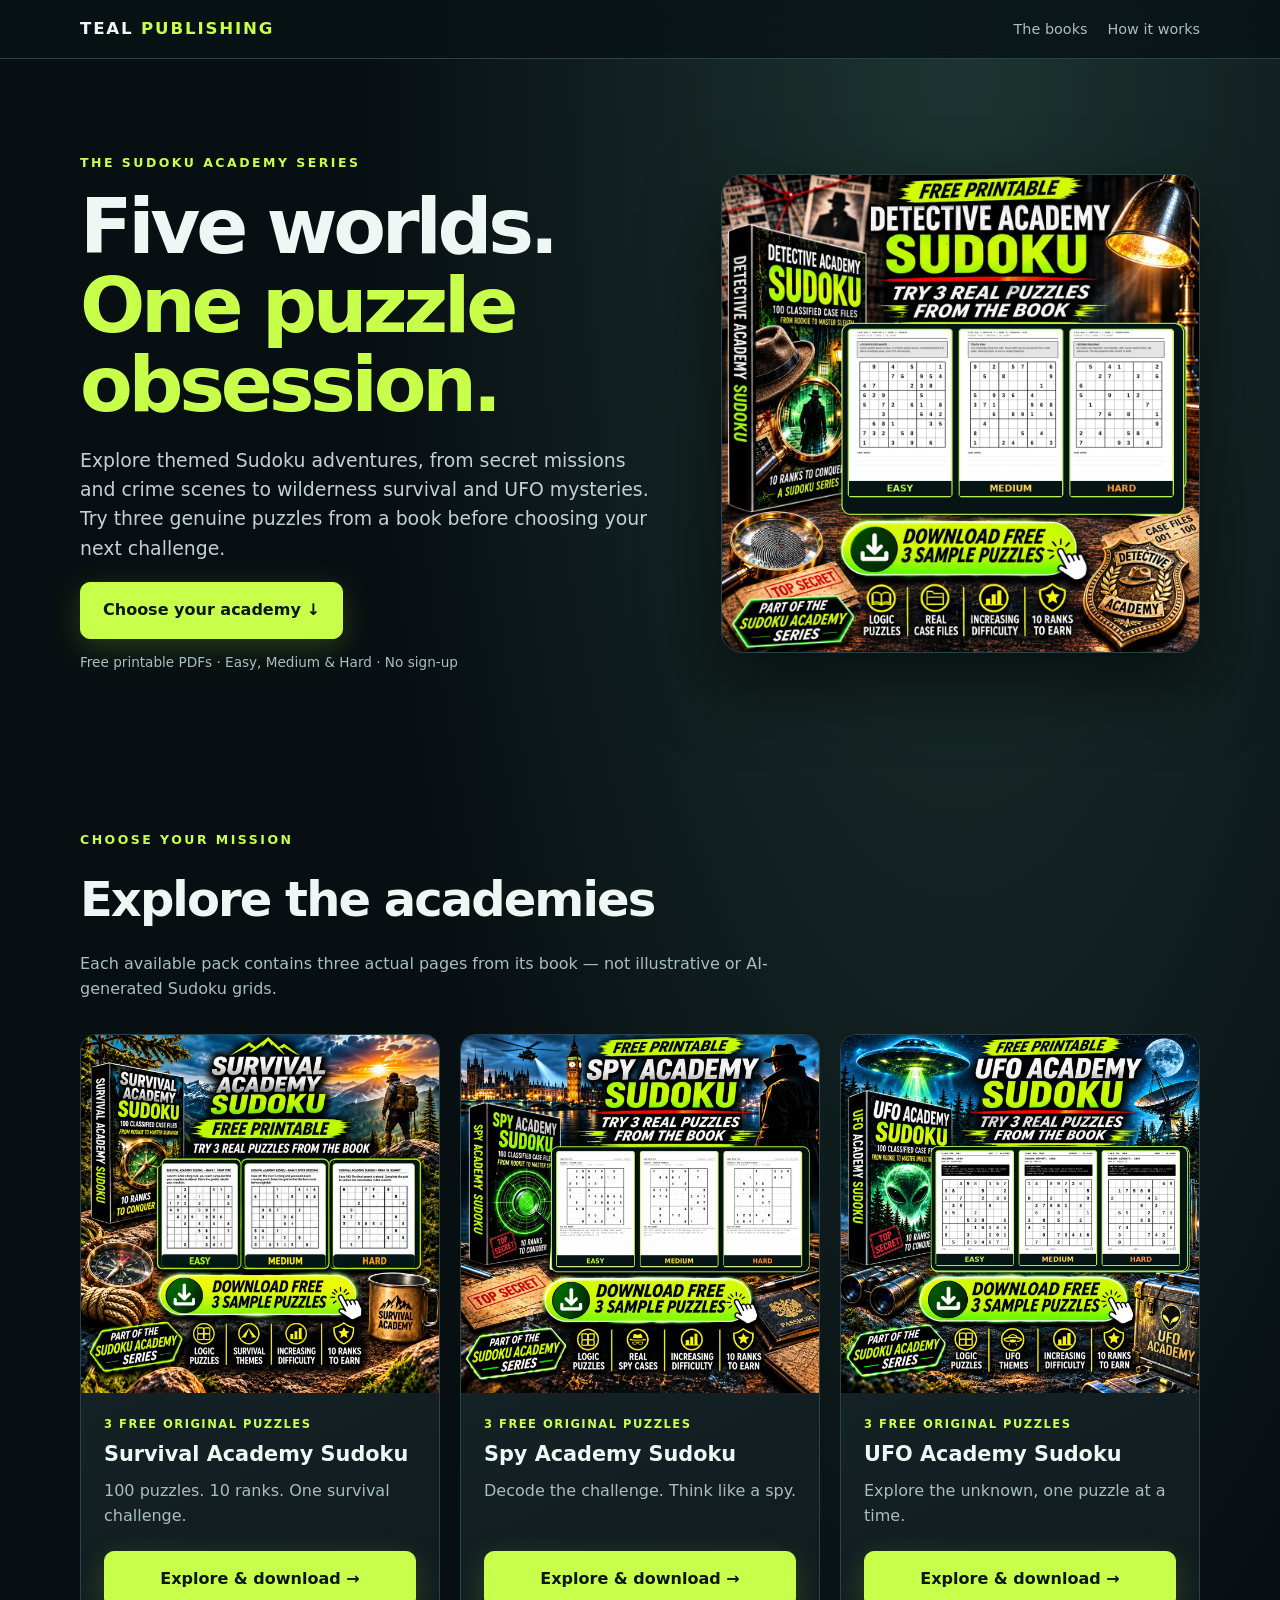
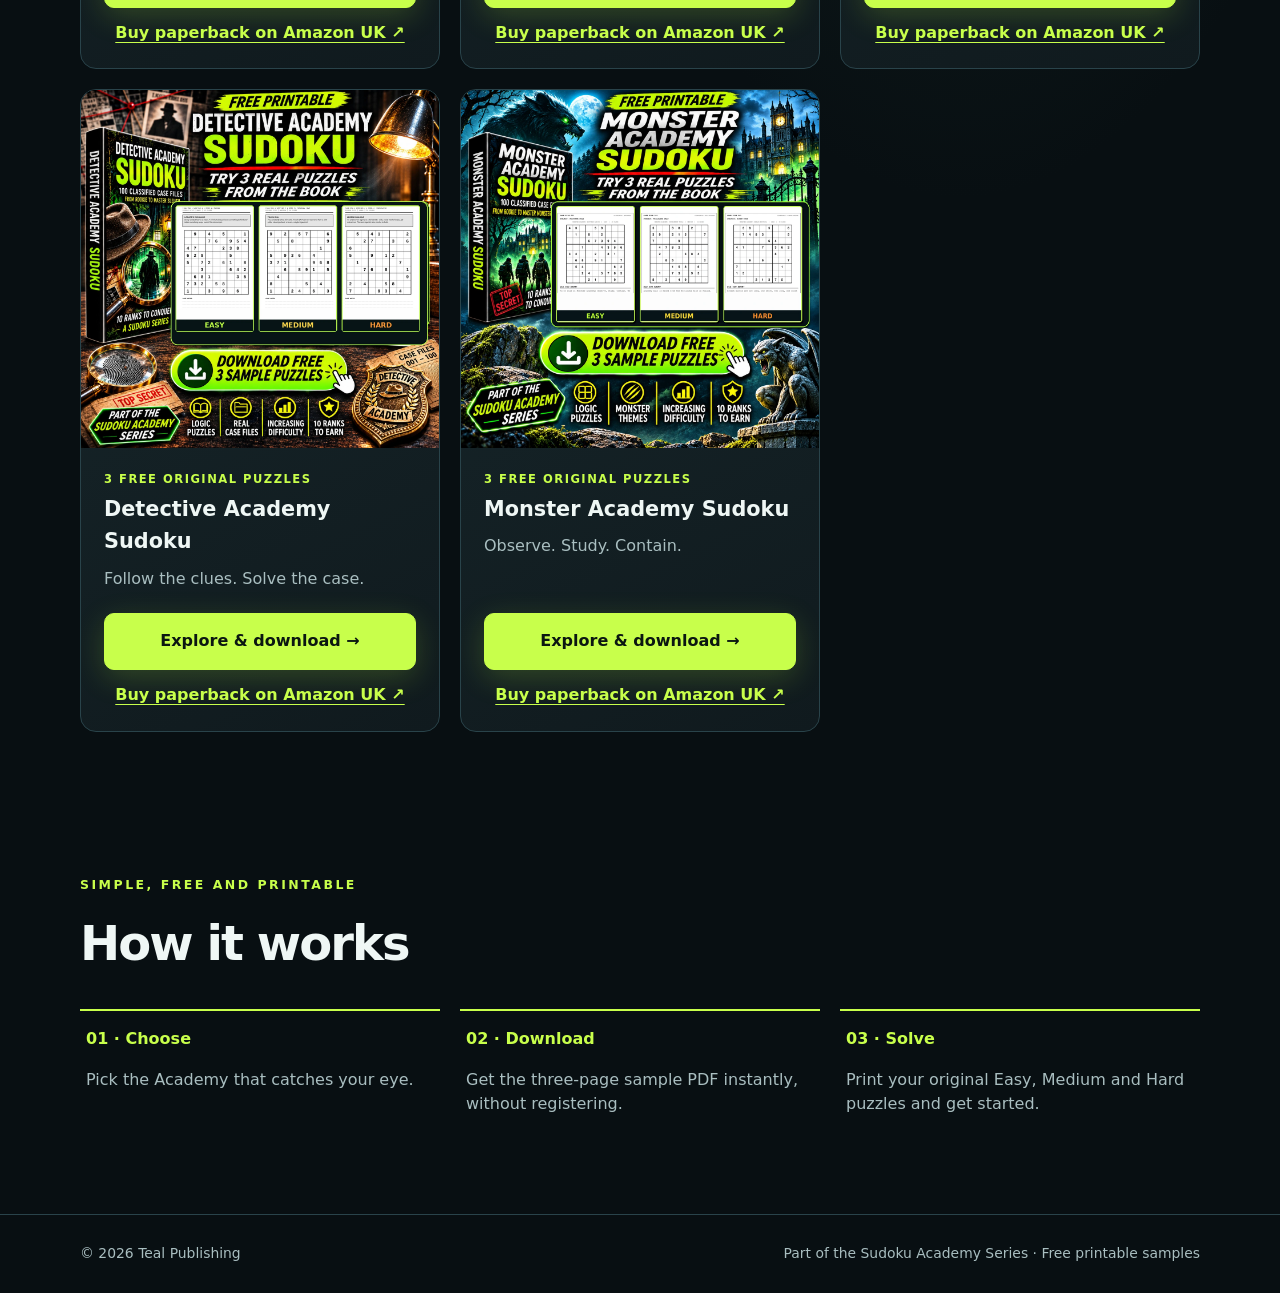
<file: index.html>
<!DOCTYPE html>
<html lang="en-GB"><head><meta charset="utf-8"/><meta content="width=device-width,initial-scale=1" name="viewport"/><meta content="#080f12" name="theme-color"/><meta content="Download genuine free Sudoku puzzle samples from the Sudoku Academy Series: Survival, Spy, UFO, Detective and Monster Academy." name="description"/><title>Sudoku Academy — Free Printable Puzzles | Teal Publishing</title><link href="styles.css" rel="stylesheet"/></head><body><a class="skip" href="#main">Skip to content</a><header class="header"><div class="wrap nav"><a class="logo" href="index.html">TEAL <span>PUBLISHING</span></a><nav aria-label="Main navigation" class="navlinks"><a href="index.html#books">The books</a><a href="index.html#how">How it works</a></nav></div></header><main id="main"><section class="hero"><div class="wrap hero-grid"><div><p class="eyebrow">The Sudoku Academy Series</p><h1>Five worlds.<br/><em>One puzzle obsession.</em></h1><p class="lede">Explore themed Sudoku adventures, from secret missions and crime scenes to wilderness survival and UFO mysteries. Try three genuine puzzles from a book before choosing your next challenge.</p><a class="button" href="#books">Choose your academy ↓</a><p class="fine">Free printable PDFs · Easy, Medium &amp; Hard · No sign-up</p></div><div class="hero-art"><img alt="Detective Academy Sudoku promotional artwork" src="assets/detective-art.webp"/></div></div></section><section class="section" id="books"><div class="wrap"><p class="eyebrow">Choose your mission</p><h2>Explore the academies</h2><p class="section-intro">Each available pack contains three actual pages from its book — not illustrative or AI-generated Sudoku grids.</p><div class="book-grid"><article class="book"><img alt="Survival Academy promotional artwork" loading="lazy" src="assets/survival-art.webp"/><div class="book-content"><span class="tag">3 free original puzzles</span><h3>Survival Academy Sudoku</h3><p>100 puzzles. 10 ranks. One survival challenge.</p><a class="button" href="survival/index.html">Explore &amp; download →</a><a aria-label="Buy Survival Academy Sudoku paperback on Amazon UK" class="book-buy" href="https://www.amazon.co.uk/dp/B0HNWSPMS6" rel="noopener noreferrer" target="_blank">Buy paperback on Amazon UK ↗</a></div></article><article class="book"><img alt="Spy Academy promotional artwork" loading="lazy" src="assets/spy-art.webp"/><div class="book-content"><span class="tag">3 free original puzzles</span><h3>Spy Academy Sudoku</h3><p>Decode the challenge. Think like a spy.</p><a class="button" href="spy/index.html">Explore &amp; download →</a><a aria-label="Buy Spy Academy Sudoku paperback on Amazon UK" class="book-buy" href="https://www.amazon.co.uk/dp/B0HNVX3N41" rel="noopener noreferrer" target="_blank">Buy paperback on Amazon UK ↗</a></div></article><article class="book"><img alt="UFO Academy promotional artwork" loading="lazy" src="assets/ufo-art.webp"/><div class="book-content"><span class="tag">3 free original puzzles</span><h3>UFO Academy Sudoku</h3><p>Explore the unknown, one puzzle at a time.</p><a class="button" href="ufo/index.html">Explore &amp; download →</a><a aria-label="Buy UFO Academy Sudoku paperback on Amazon UK" class="book-buy" href="https://www.amazon.co.uk/dp/B0HMYT23MR" rel="noopener noreferrer" target="_blank">Buy paperback on Amazon UK ↗</a></div></article><article class="book"><img alt="Detective Academy promotional artwork" loading="lazy" src="assets/detective-art.webp"/><div class="book-content"><span class="tag">3 free original puzzles</span><h3>Detective Academy Sudoku</h3><p>Follow the clues. Solve the case.</p><a class="button" href="detective/index.html">Explore &amp; download →</a><a aria-label="Buy Detective Academy Sudoku paperback on Amazon UK" class="book-buy" href="https://www.amazon.co.uk/dp/B0HPL4PK25" rel="noopener noreferrer" target="_blank">Buy paperback on Amazon UK ↗</a></div></article><article class="book"><img alt="Monster Academy promotional artwork" loading="lazy" src="assets/monster-art.webp"/><div class="book-content"><span class="tag">3 free original puzzles</span><h3>Monster Academy Sudoku</h3><p>Observe. Study. Contain.</p><a class="button" href="monster/index.html">Explore &amp; download →</a><a aria-label="Buy Monster Academy Sudoku paperback on Amazon UK" class="book-buy" href="https://www.amazon.co.uk/dp/B0HPL7682S" rel="noopener noreferrer" target="_blank">Buy paperback on Amazon UK ↗</a></div></article></div></div></section><section class="section" id="how"><div class="wrap"><p class="eyebrow">Simple, free and printable</p><h2>How it works</h2><div class="steps"><div class="step"><b>01 · Choose</b><p>Pick the Academy that catches your eye.</p></div><div class="step"><b>02 · Download</b><p>Get the three-page sample PDF instantly, without registering.</p></div><div class="step"><b>03 · Solve</b><p>Print your original Easy, Medium and Hard puzzles and get started.</p></div></div></div></section></main><footer class="footer"><div class="wrap"><span>© 2026 Teal Publishing</span><span>Part of the Sudoku Academy Series · Free printable samples</span></div></footer></body></html>
</file>
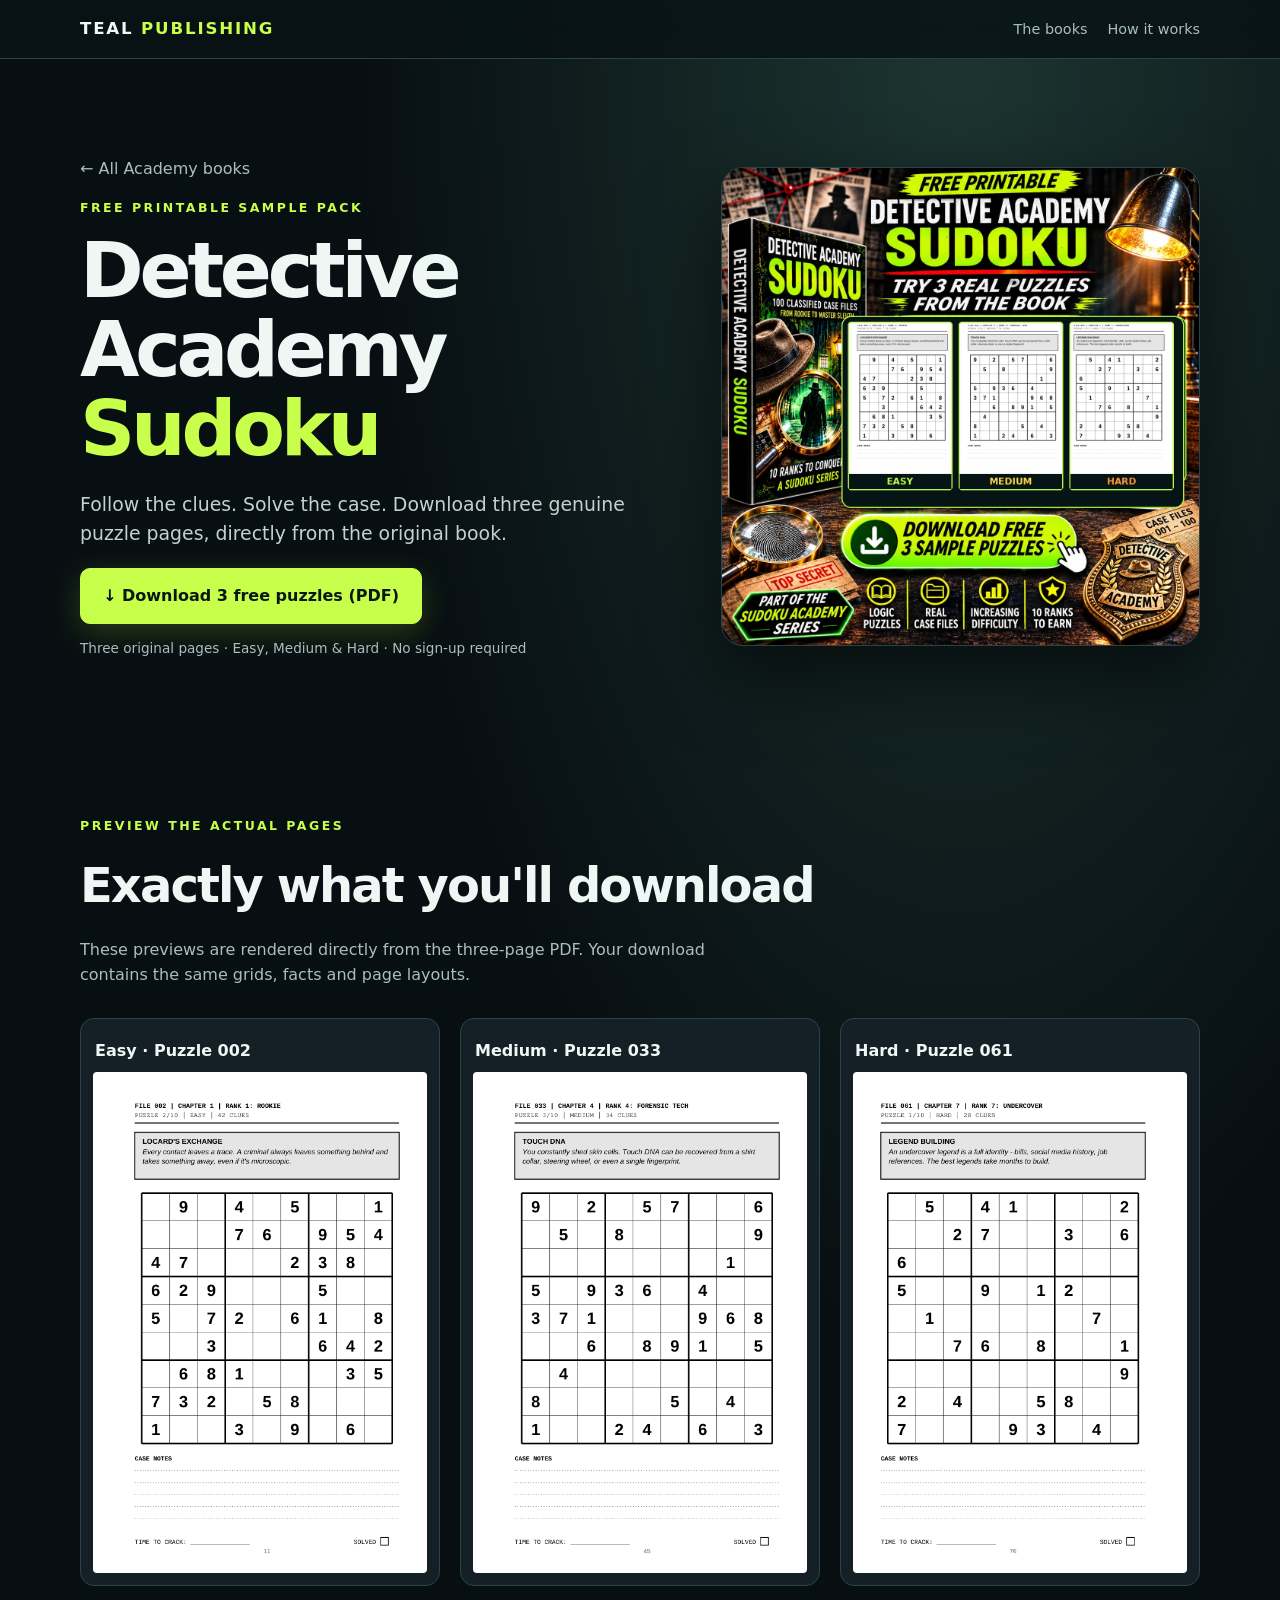
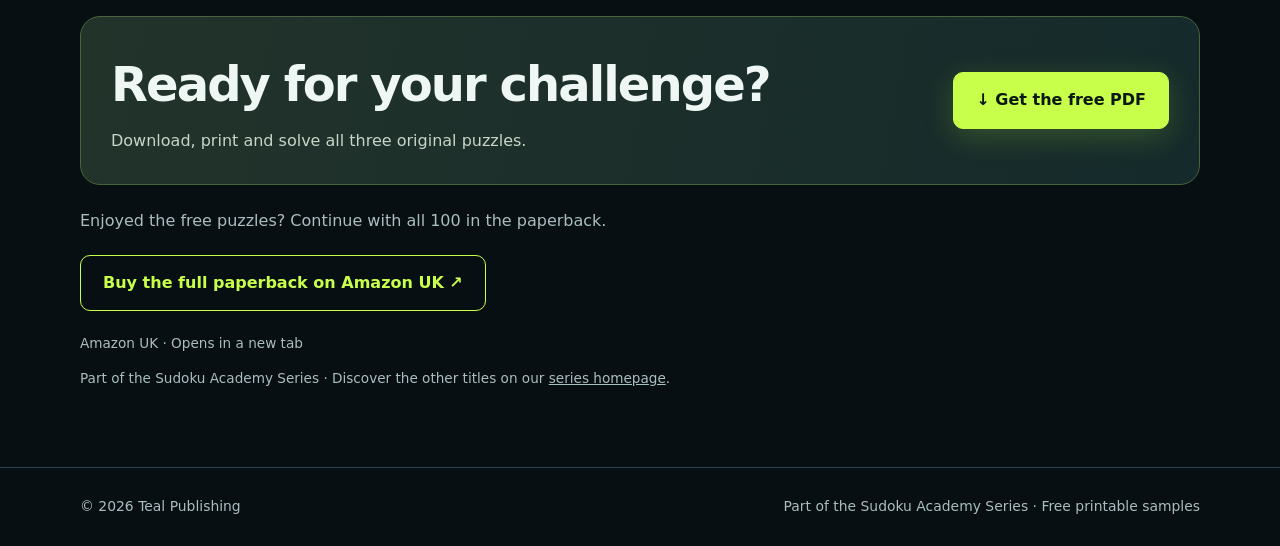
<file: detective/index.html>
<!doctype html><html lang="en-GB"><head><meta charset="utf-8"><meta name="viewport" content="width=device-width,initial-scale=1"><meta name="theme-color" content="#080f12"><meta name="description" content="Download three original Detective Academy Sudoku puzzle pages: Easy, Medium and Hard."><title>Detective Academy Sudoku — 3 Free Puzzles | Teal Publishing</title><link rel="stylesheet" href="../styles.css"></head><body><a class="skip" href="#main">Skip to content</a><header class="header"><div class="wrap nav"><a class="logo" href="../index.html">TEAL <span>PUBLISHING</span></a><nav class="navlinks" aria-label="Main navigation"><a href="../index.html#books">The books</a><a href="../index.html#how">How it works</a></nav></div></header><main id="main"><section class="hero"><div class="wrap hero-grid"><div><p><a class="crumb" href="../index.html">← All Academy books</a></p><p class="eyebrow">Free printable sample pack</p><h1>Detective Academy<br><em>Sudoku</em></h1><p class="lede">Follow the clues. Solve the case. Download three genuine puzzle pages, directly from the original book.</p><a class="button" href="../downloads/detective-three-free-puzzles.pdf" download>↓ Download 3 free puzzles (PDF)</a><p class="fine">Three original pages · Easy, Medium & Hard · No sign-up required</p></div><div class="hero-art"><img src="../assets/detective-art.webp" alt="Detective Academy promotional artwork"></div></div></section><section class="section"><div class="wrap"><p class="eyebrow">Preview the actual pages</p><h2>Exactly what you'll download</h2><p class="section-intro">These previews are rendered directly from the three-page PDF. Your download contains the same grids, facts and page layouts.</p><div class="preview-grid"><article class="preview"><h3>Easy · Puzzle 002</h3><img src="../assets/detective-puzzle-1.png" loading="lazy" alt="Original easy puzzle 002 from Detective Academy Sudoku"></article><article class="preview"><h3>Medium · Puzzle 033</h3><img src="../assets/detective-puzzle-2.png" loading="lazy" alt="Original medium puzzle 033 from Detective Academy Sudoku"></article><article class="preview"><h3>Hard · Puzzle 061</h3><img src="../assets/detective-puzzle-3.png" loading="lazy" alt="Original hard puzzle 061 from Detective Academy Sudoku"></article></div><div class="download-banner"><div><h2>Ready for your challenge?</h2><p>Download, print and solve all three original puzzles.</p></div><a class="button" href="../downloads/detective-three-free-puzzles.pdf" download>↓ Get the free PDF</a></div><p class="purchase-note">Enjoyed the free puzzles? Continue with all 100 in the paperback.</p><a class="button alt purchase-link" href="https://www.amazon.co.uk/dp/B0HPL4PK25" target="_blank" rel="noopener noreferrer" aria-label="Buy Detective Academy Sudoku paperback on Amazon UK">Buy the full paperback on Amazon UK ↗</a><p class="fine">Amazon UK · Opens in a new tab</p><p class="fine">Part of the Sudoku Academy Series · Discover the other titles on our <a href="../index.html">series homepage</a>.</p></div></section></main><footer class="footer"><div class="wrap"><span>© 2026 Teal Publishing</span><span>Part of the Sudoku Academy Series · Free printable samples</span></div></footer></body></html>
</file>
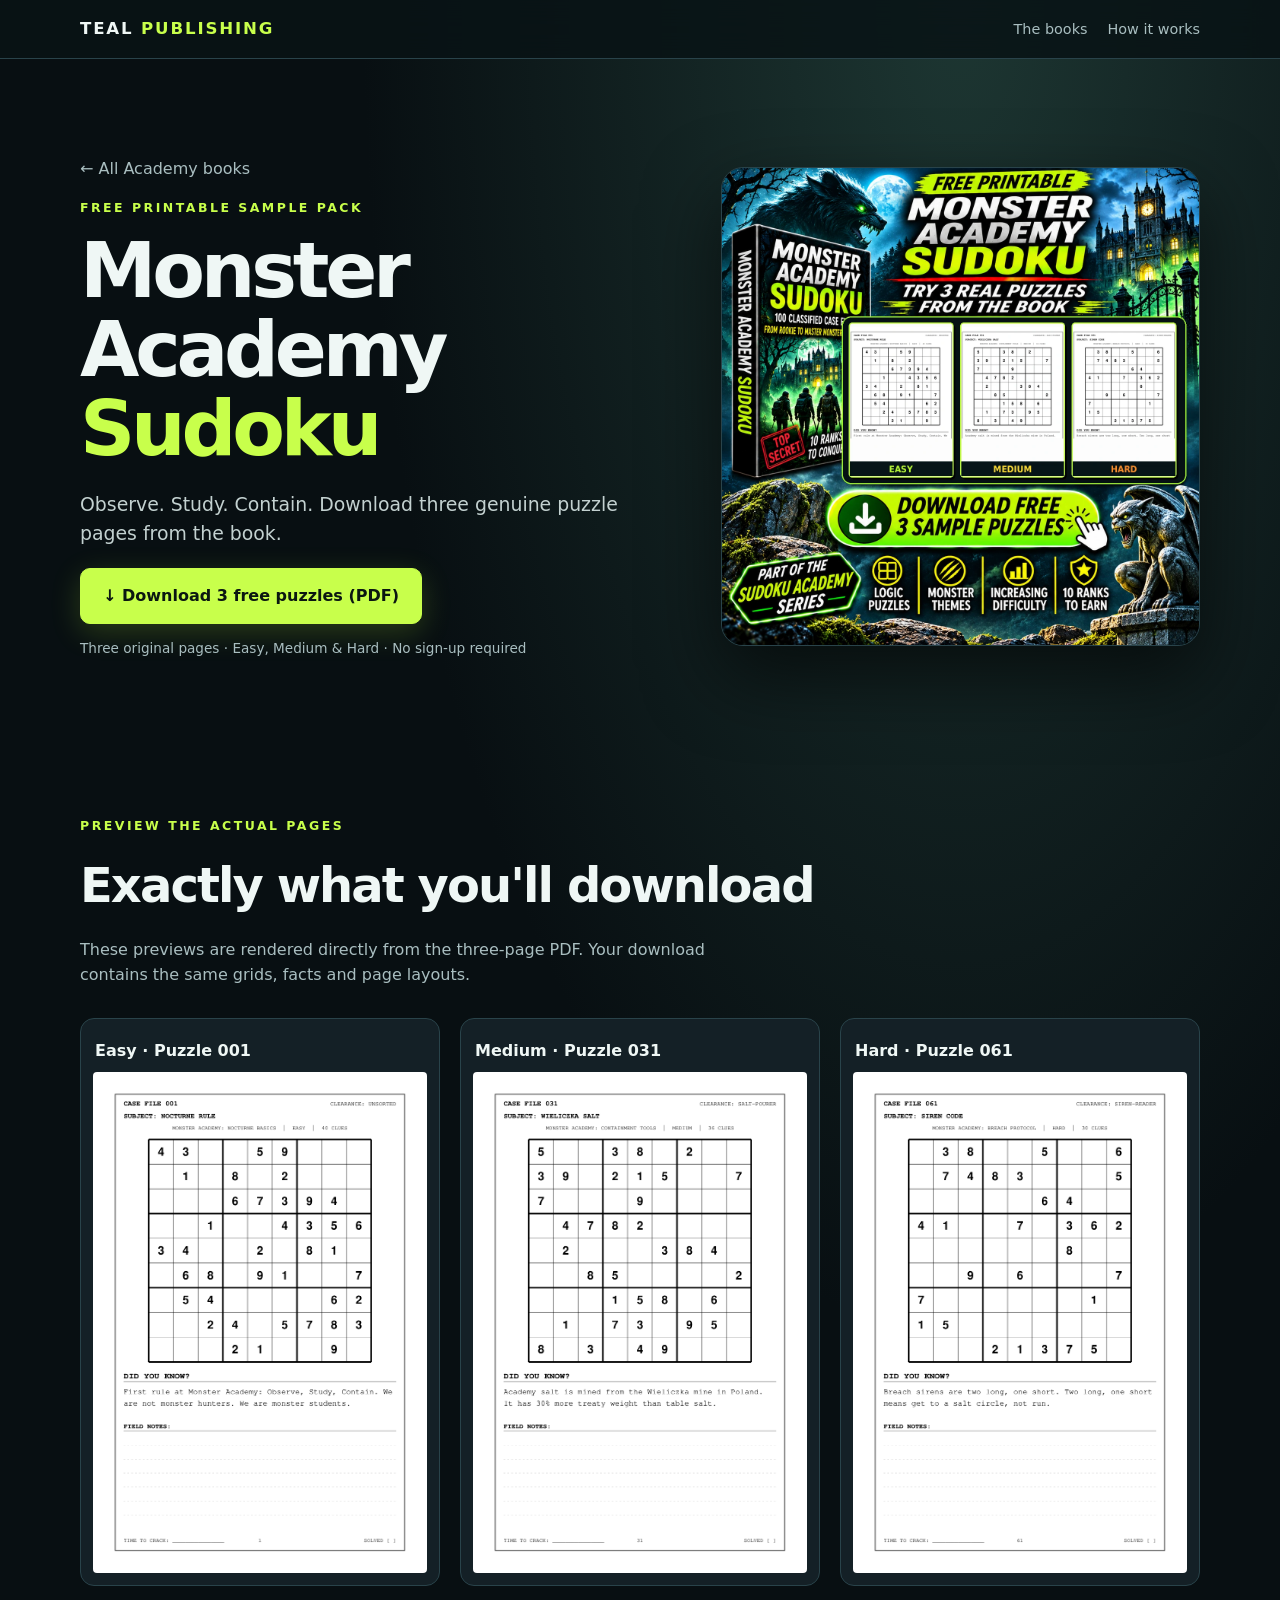
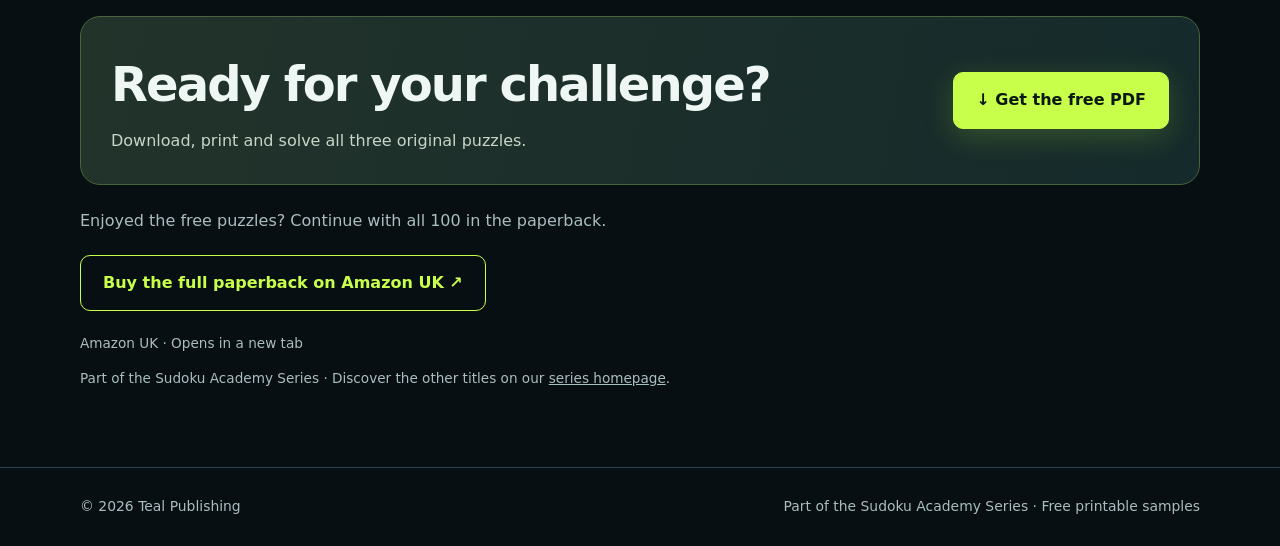
<file: monster/index.html>
<!DOCTYPE html>
<html lang="en-GB"><head><meta charset="utf-8"/><meta content="width=device-width,initial-scale=1" name="viewport"/><meta content="#080f12" name="theme-color"/><meta content="Download three original Spy Academy Sudoku puzzle pages: Easy, Medium and Hard." name="description"/><title>Monster Academy Sudoku — 3 Free Puzzles | Teal Publishing</title><link href="../styles.css" rel="stylesheet"/></head><body><a class="skip" href="#main">Skip to content</a><header class="header"><div class="wrap nav"><a class="logo" href="../index.html">TEAL <span>PUBLISHING</span></a><nav aria-label="Main navigation" class="navlinks"><a href="../index.html#books">The books</a><a href="../index.html#how">How it works</a></nav></div></header><main id="main"><section class="hero"><div class="wrap hero-grid"><div><p><a class="crumb" href="../index.html">← All Academy books</a></p><p class="eyebrow">Free printable sample pack</p><h1>Monster Academy<br/><em>Sudoku</em></h1><p class="lede">Observe. Study. Contain. Download three genuine puzzle pages from the book.</p><a class="button" download="" href="../downloads/monster-three-free-puzzles.pdf">↓ Download 3 free puzzles (PDF)</a><p class="fine">Three original pages · Easy, Medium &amp; Hard · No sign-up required</p></div><div class="hero-art"><img alt="Spy Academy promotional artwork" src="../assets/monster-art.webp"/></div></div></section><section class="section"><div class="wrap"><p class="eyebrow">Preview the actual pages</p><h2>Exactly what you'll download</h2><p class="section-intro">These previews are rendered directly from the three-page PDF. Your download contains the same grids, facts and page layouts.</p><div class="preview-grid"><article class="preview"><h3>Easy · Puzzle 001</h3><img alt="Original easy puzzle 004 from Spy Academy Sudoku" loading="lazy" src="../assets/monster-puzzle-1.png"/></article><article class="preview"><h3>Medium · Puzzle 031</h3><img alt="Original medium puzzle 055 from Spy Academy Sudoku" loading="lazy" src="../assets/monster-puzzle-2.png"/></article><article class="preview"><h3>Hard · Puzzle 061</h3><img alt="Original hard puzzle 068 from Spy Academy Sudoku" loading="lazy" src="../assets/monster-puzzle-3.png"/></article></div><div class="download-banner"><div><h2>Ready for your challenge?</h2><p>Download, print and solve all three original puzzles.</p></div><a class="button" download="" href="../downloads/monster-three-free-puzzles.pdf">↓ Get the free PDF</a></div><p class="purchase-note">Enjoyed the free puzzles? Continue with all 100 in the paperback.</p><a aria-label="Buy Spy Academy Sudoku paperback on Amazon UK" class="button alt purchase-link" href="https://www.amazon.co.uk/dp/B0HNVX3N41" rel="noopener noreferrer" target="_blank">Buy the full paperback on Amazon UK ↗</a><p class="fine">Amazon UK · Opens in a new tab</p><p class="fine">Part of the Sudoku Academy Series · Discover the other titles on our <a href="../index.html">series homepage</a>.</p></div></section></main><footer class="footer"><div class="wrap"><span>© 2026 Teal Publishing</span><span>Part of the Sudoku Academy Series · Free printable samples</span></div></footer></body></html>
</file>
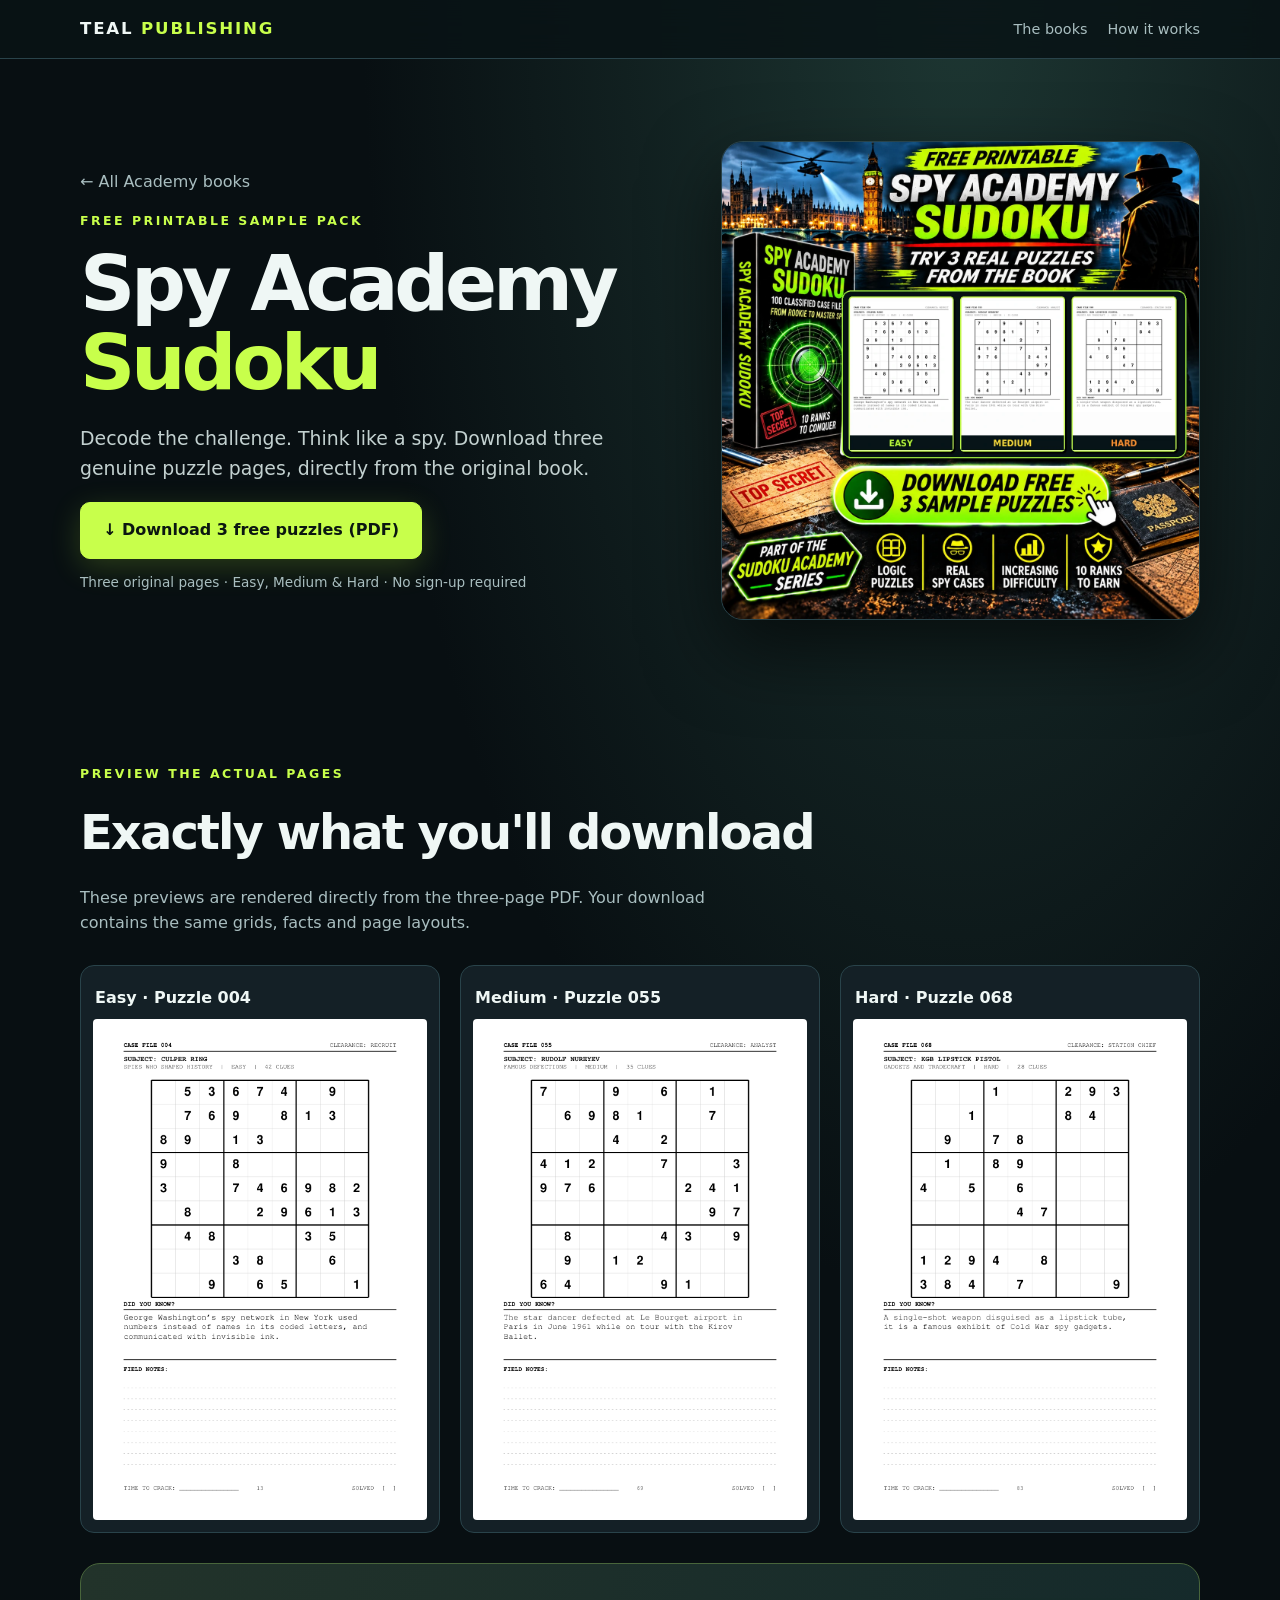
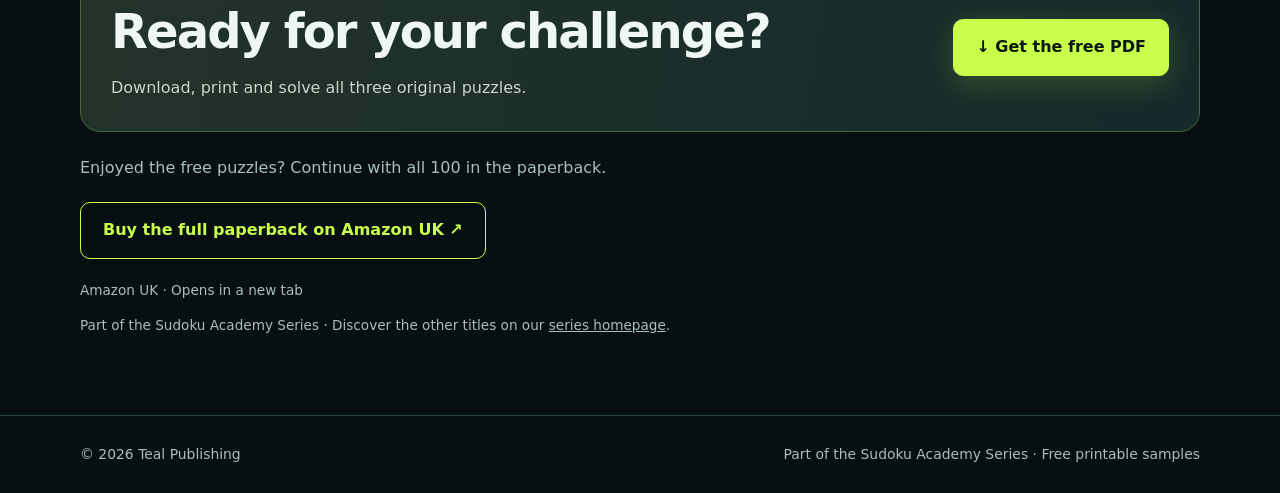
<file: spy/index.html>
<!doctype html><html lang="en-GB"><head><meta charset="utf-8"><meta name="viewport" content="width=device-width,initial-scale=1"><meta name="theme-color" content="#080f12"><meta name="description" content="Download three original Spy Academy Sudoku puzzle pages: Easy, Medium and Hard."><title>Spy Academy Sudoku — 3 Free Puzzles | Teal Publishing</title><link rel="stylesheet" href="../styles.css"></head><body><a class="skip" href="#main">Skip to content</a><header class="header"><div class="wrap nav"><a class="logo" href="../index.html">TEAL <span>PUBLISHING</span></a><nav class="navlinks" aria-label="Main navigation"><a href="../index.html#books">The books</a><a href="../index.html#how">How it works</a></nav></div></header><main id="main"><section class="hero"><div class="wrap hero-grid"><div><p><a class="crumb" href="../index.html">← All Academy books</a></p><p class="eyebrow">Free printable sample pack</p><h1>Spy Academy<br><em>Sudoku</em></h1><p class="lede">Decode the challenge. Think like a spy. Download three genuine puzzle pages, directly from the original book.</p><a class="button" href="../downloads/spy-three-free-puzzles.pdf" download>↓ Download 3 free puzzles (PDF)</a><p class="fine">Three original pages · Easy, Medium & Hard · No sign-up required</p></div><div class="hero-art"><img src="../assets/spy-art.webp" alt="Spy Academy promotional artwork"></div></div></section><section class="section"><div class="wrap"><p class="eyebrow">Preview the actual pages</p><h2>Exactly what you'll download</h2><p class="section-intro">These previews are rendered directly from the three-page PDF. Your download contains the same grids, facts and page layouts.</p><div class="preview-grid"><article class="preview"><h3>Easy · Puzzle 004</h3><img src="../assets/spy-puzzle-1.png" loading="lazy" alt="Original easy puzzle 004 from Spy Academy Sudoku"></article><article class="preview"><h3>Medium · Puzzle 055</h3><img src="../assets/spy-puzzle-2.png" loading="lazy" alt="Original medium puzzle 055 from Spy Academy Sudoku"></article><article class="preview"><h3>Hard · Puzzle 068</h3><img src="../assets/spy-puzzle-3.png" loading="lazy" alt="Original hard puzzle 068 from Spy Academy Sudoku"></article></div><div class="download-banner"><div><h2>Ready for your challenge?</h2><p>Download, print and solve all three original puzzles.</p></div><a class="button" href="../downloads/spy-three-free-puzzles.pdf" download>↓ Get the free PDF</a></div><p class="purchase-note">Enjoyed the free puzzles? Continue with all 100 in the paperback.</p><a class="button alt purchase-link" href="https://www.amazon.co.uk/dp/B0HNVX3N41" target="_blank" rel="noopener noreferrer" aria-label="Buy Spy Academy Sudoku paperback on Amazon UK">Buy the full paperback on Amazon UK ↗</a><p class="fine">Amazon UK · Opens in a new tab</p><p class="fine">Part of the Sudoku Academy Series · Discover the other titles on our <a href="../index.html">series homepage</a>.</p></div></section></main><footer class="footer"><div class="wrap"><span>© 2026 Teal Publishing</span><span>Part of the Sudoku Academy Series · Free printable samples</span></div></footer></body></html>
</file>
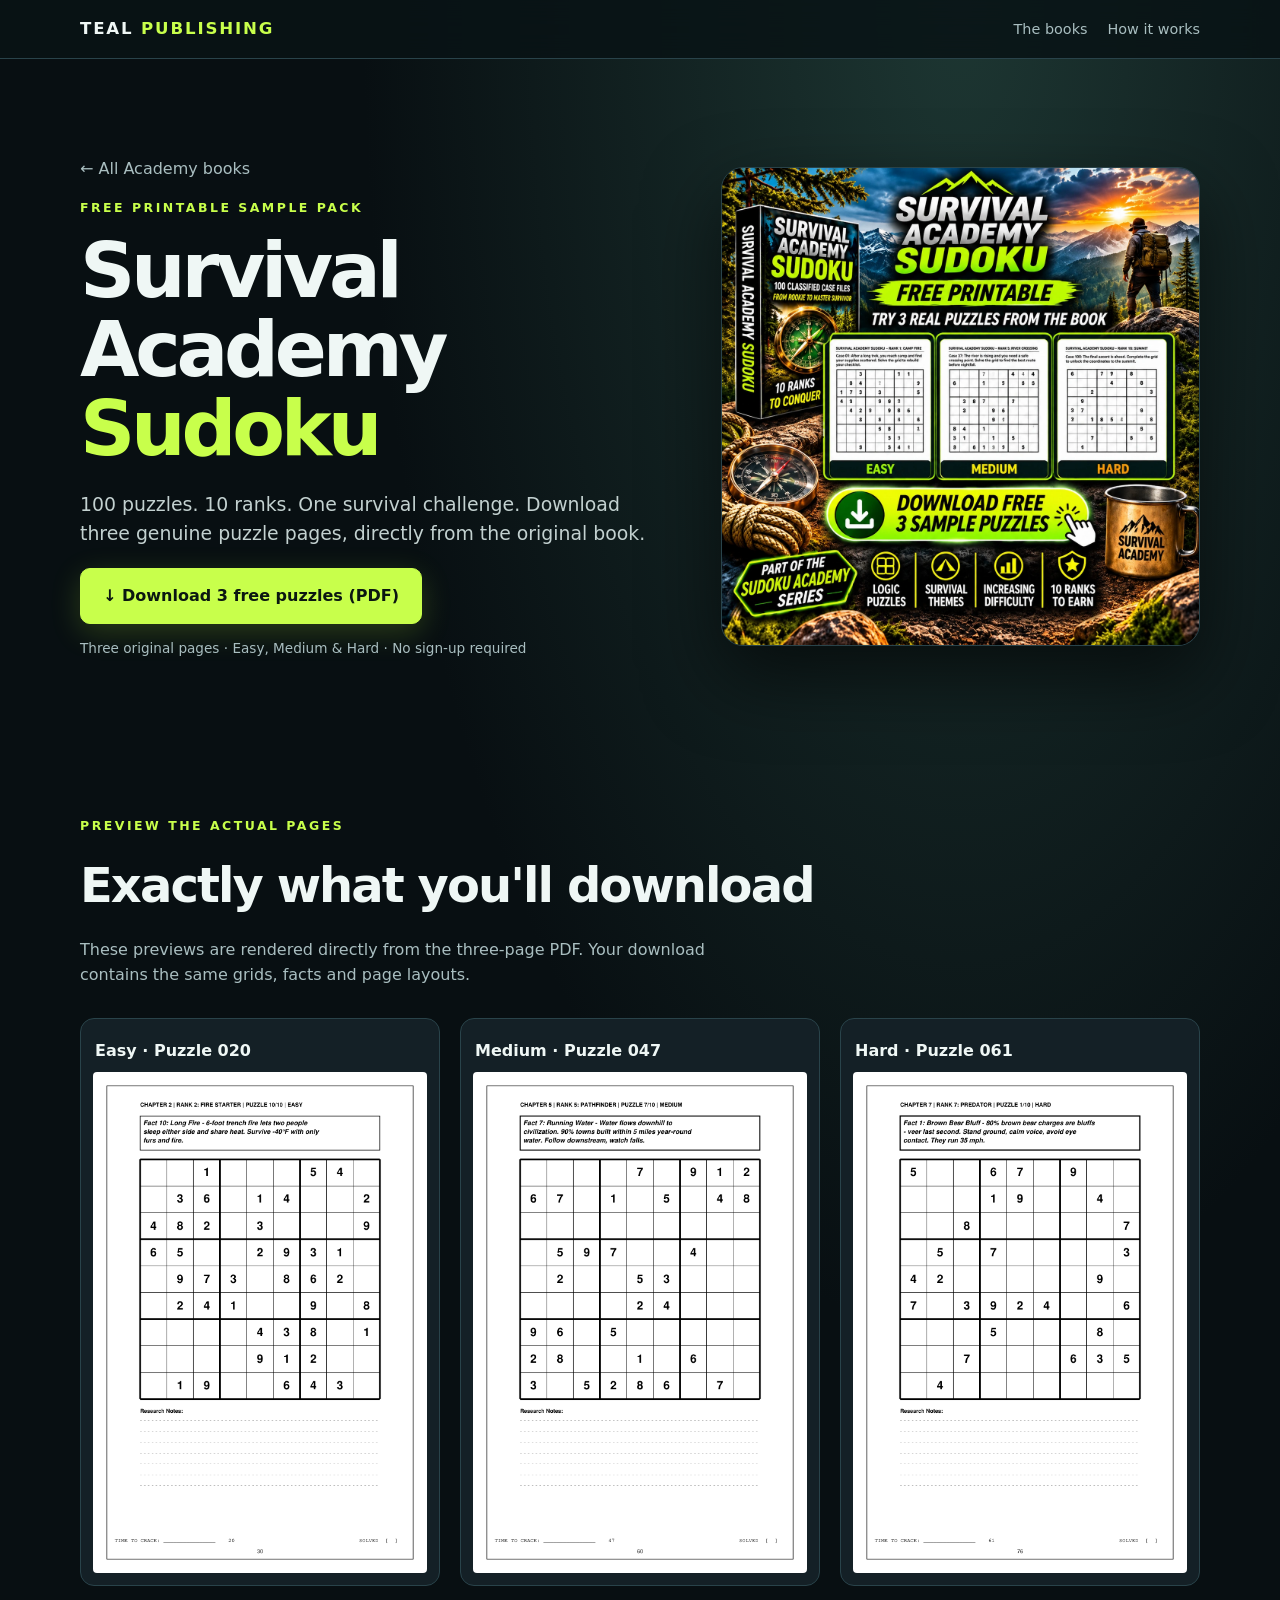
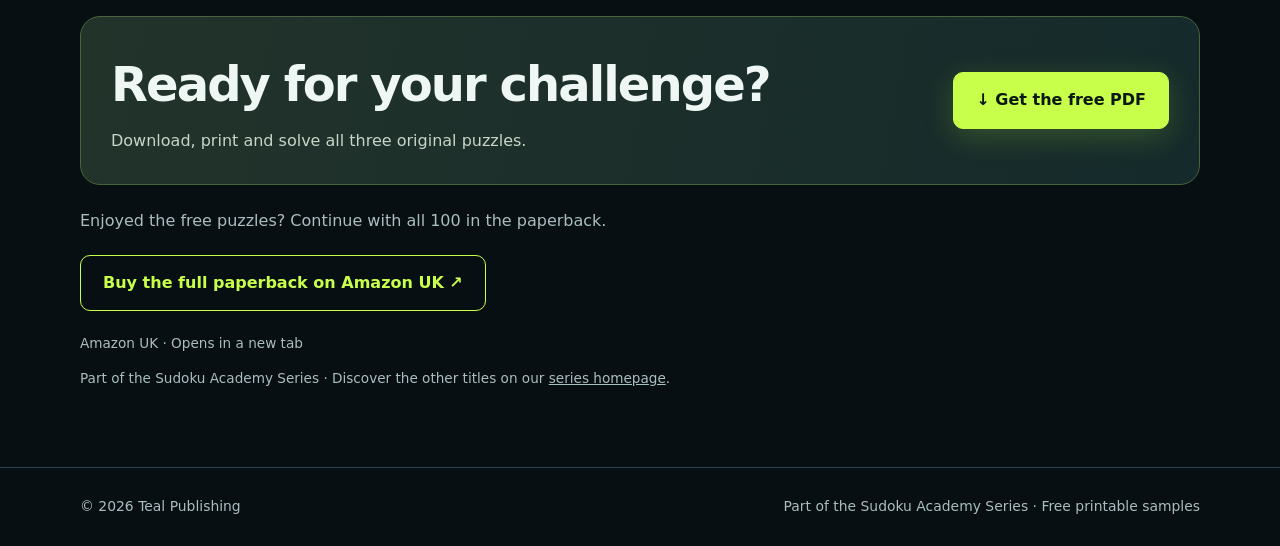
<file: survival/index.html>
<!doctype html><html lang="en-GB"><head><meta charset="utf-8"><meta name="viewport" content="width=device-width,initial-scale=1"><meta name="theme-color" content="#080f12"><meta name="description" content="Download three original Survival Academy Sudoku puzzle pages: Easy, Medium and Hard."><title>Survival Academy Sudoku — 3 Free Puzzles | Teal Publishing</title><link rel="stylesheet" href="../styles.css"></head><body><a class="skip" href="#main">Skip to content</a><header class="header"><div class="wrap nav"><a class="logo" href="../index.html">TEAL <span>PUBLISHING</span></a><nav class="navlinks" aria-label="Main navigation"><a href="../index.html#books">The books</a><a href="../index.html#how">How it works</a></nav></div></header><main id="main"><section class="hero"><div class="wrap hero-grid"><div><p><a class="crumb" href="../index.html">← All Academy books</a></p><p class="eyebrow">Free printable sample pack</p><h1>Survival Academy<br><em>Sudoku</em></h1><p class="lede">100 puzzles. 10 ranks. One survival challenge. Download three genuine puzzle pages, directly from the original book.</p><a class="button" href="../downloads/survival-three-free-puzzles.pdf" download>↓ Download 3 free puzzles (PDF)</a><p class="fine">Three original pages · Easy, Medium & Hard · No sign-up required</p></div><div class="hero-art"><img src="../assets/survival-art.webp" alt="Survival Academy promotional artwork"></div></div></section><section class="section"><div class="wrap"><p class="eyebrow">Preview the actual pages</p><h2>Exactly what you'll download</h2><p class="section-intro">These previews are rendered directly from the three-page PDF. Your download contains the same grids, facts and page layouts.</p><div class="preview-grid"><article class="preview"><h3>Easy · Puzzle 020</h3><img src="../assets/survival-puzzle-1.png" loading="lazy" alt="Original easy puzzle 020 from Survival Academy Sudoku"></article><article class="preview"><h3>Medium · Puzzle 047</h3><img src="../assets/survival-puzzle-2.png" loading="lazy" alt="Original medium puzzle 047 from Survival Academy Sudoku"></article><article class="preview"><h3>Hard · Puzzle 061</h3><img src="../assets/survival-puzzle-3.png" loading="lazy" alt="Original hard puzzle 061 from Survival Academy Sudoku"></article></div><div class="download-banner"><div><h2>Ready for your challenge?</h2><p>Download, print and solve all three original puzzles.</p></div><a class="button" href="../downloads/survival-three-free-puzzles.pdf" download>↓ Get the free PDF</a></div><p class="purchase-note">Enjoyed the free puzzles? Continue with all 100 in the paperback.</p><a class="button alt purchase-link" href="https://www.amazon.co.uk/dp/B0HNWSPMS6" target="_blank" rel="noopener noreferrer" aria-label="Buy Survival Academy Sudoku paperback on Amazon UK">Buy the full paperback on Amazon UK ↗</a><p class="fine">Amazon UK · Opens in a new tab</p><p class="fine">Part of the Sudoku Academy Series · Discover the other titles on our <a href="../index.html">series homepage</a>.</p></div></section></main><footer class="footer"><div class="wrap"><span>© 2026 Teal Publishing</span><span>Part of the Sudoku Academy Series · Free printable samples</span></div></footer></body></html>
</file>
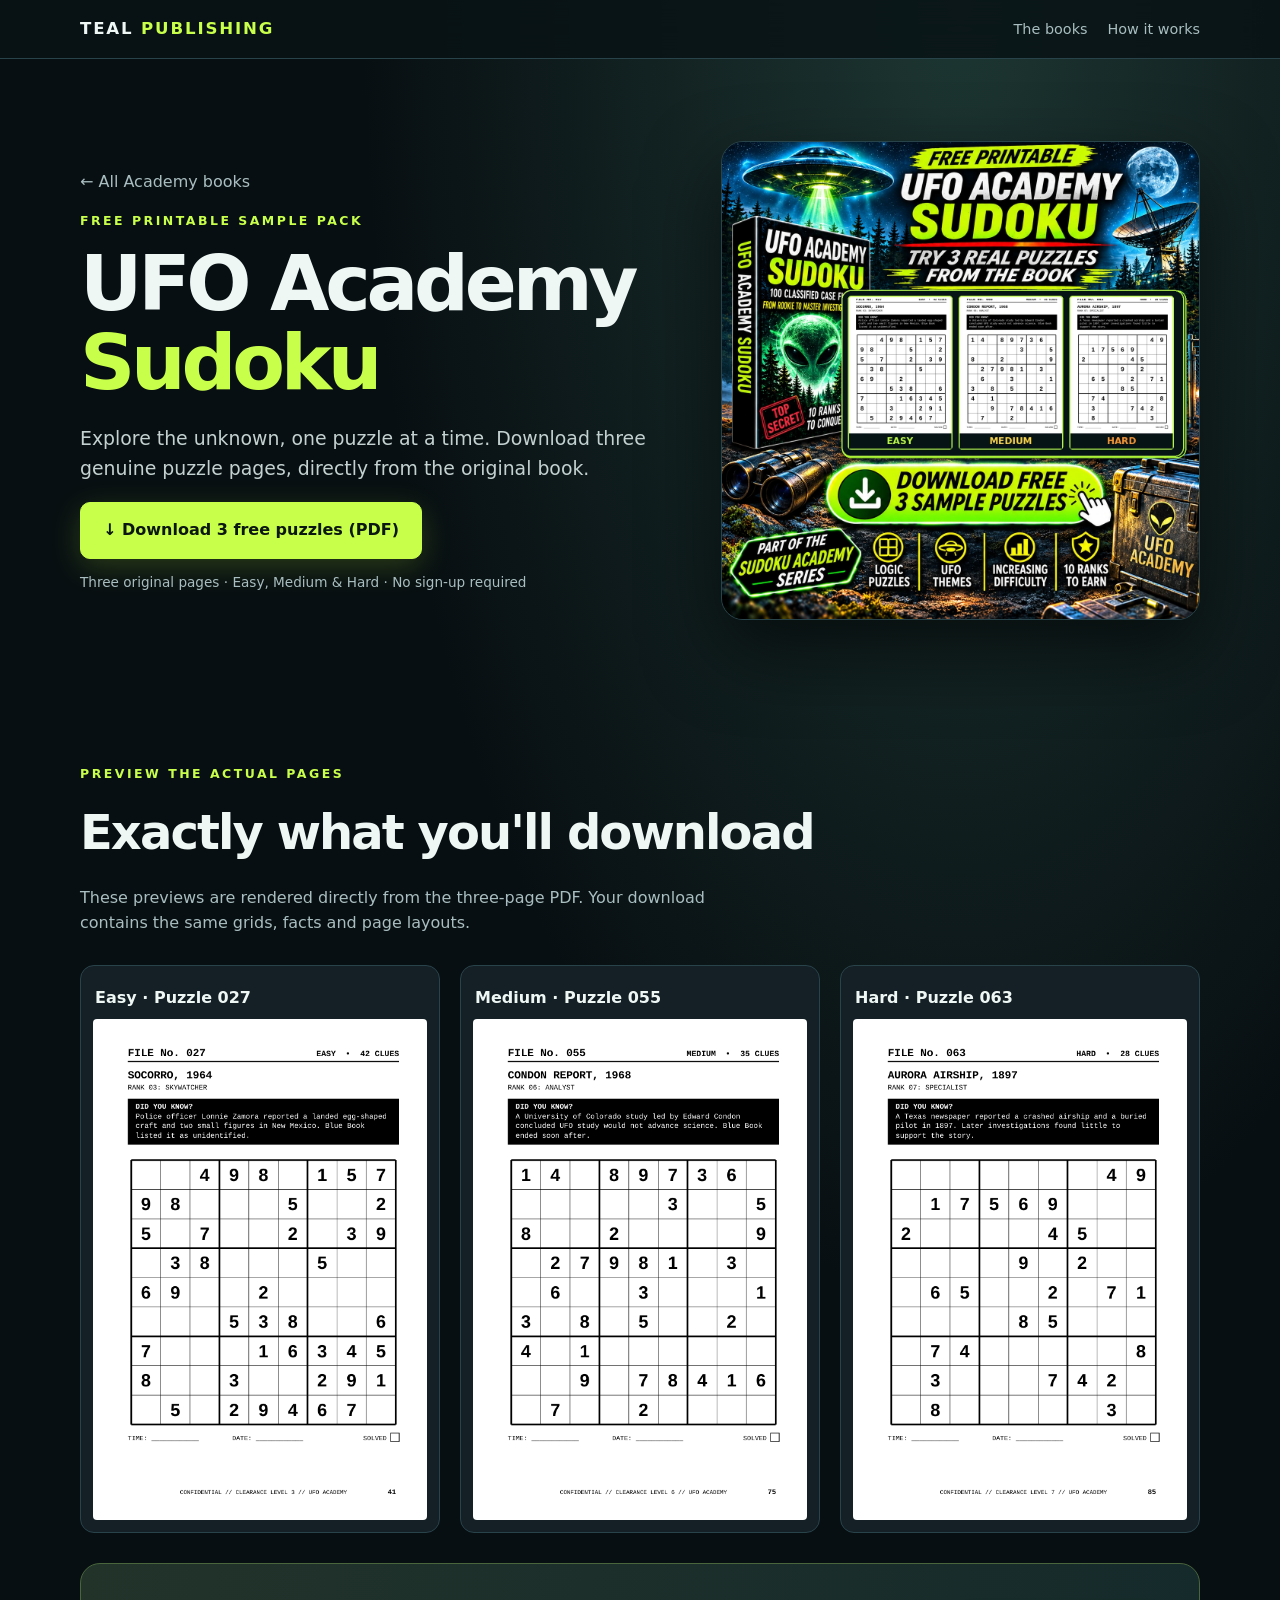
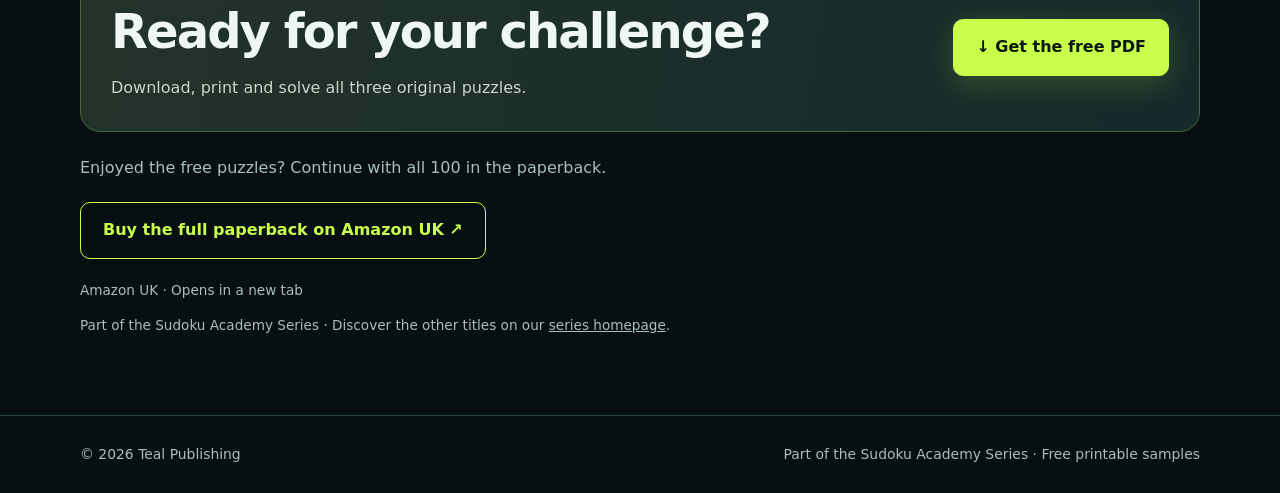
<file: ufo/index.html>
<!doctype html><html lang="en-GB"><head><meta charset="utf-8"><meta name="viewport" content="width=device-width,initial-scale=1"><meta name="theme-color" content="#080f12"><meta name="description" content="Download three original UFO Academy Sudoku puzzle pages: Easy, Medium and Hard."><title>UFO Academy Sudoku — 3 Free Puzzles | Teal Publishing</title><link rel="stylesheet" href="../styles.css"></head><body><a class="skip" href="#main">Skip to content</a><header class="header"><div class="wrap nav"><a class="logo" href="../index.html">TEAL <span>PUBLISHING</span></a><nav class="navlinks" aria-label="Main navigation"><a href="../index.html#books">The books</a><a href="../index.html#how">How it works</a></nav></div></header><main id="main"><section class="hero"><div class="wrap hero-grid"><div><p><a class="crumb" href="../index.html">← All Academy books</a></p><p class="eyebrow">Free printable sample pack</p><h1>UFO Academy<br><em>Sudoku</em></h1><p class="lede">Explore the unknown, one puzzle at a time. Download three genuine puzzle pages, directly from the original book.</p><a class="button" href="../downloads/ufo-three-free-puzzles.pdf" download>↓ Download 3 free puzzles (PDF)</a><p class="fine">Three original pages · Easy, Medium & Hard · No sign-up required</p></div><div class="hero-art"><img src="../assets/ufo-art.webp" alt="UFO Academy promotional artwork"></div></div></section><section class="section"><div class="wrap"><p class="eyebrow">Preview the actual pages</p><h2>Exactly what you'll download</h2><p class="section-intro">These previews are rendered directly from the three-page PDF. Your download contains the same grids, facts and page layouts.</p><div class="preview-grid"><article class="preview"><h3>Easy · Puzzle 027</h3><img src="../assets/ufo-puzzle-1.png" loading="lazy" alt="Original easy puzzle 027 from UFO Academy Sudoku"></article><article class="preview"><h3>Medium · Puzzle 055</h3><img src="../assets/ufo-puzzle-2.png" loading="lazy" alt="Original medium puzzle 055 from UFO Academy Sudoku"></article><article class="preview"><h3>Hard · Puzzle 063</h3><img src="../assets/ufo-puzzle-3.png" loading="lazy" alt="Original hard puzzle 063 from UFO Academy Sudoku"></article></div><div class="download-banner"><div><h2>Ready for your challenge?</h2><p>Download, print and solve all three original puzzles.</p></div><a class="button" href="../downloads/ufo-three-free-puzzles.pdf" download>↓ Get the free PDF</a></div><p class="purchase-note">Enjoyed the free puzzles? Continue with all 100 in the paperback.</p><a class="button alt purchase-link" href="https://www.amazon.co.uk/dp/B0HMYT23MR" target="_blank" rel="noopener noreferrer" aria-label="Buy UFO Academy Sudoku paperback on Amazon UK">Buy the full paperback on Amazon UK ↗</a><p class="fine">Amazon UK · Opens in a new tab</p><p class="fine">Part of the Sudoku Academy Series · Discover the other titles on our <a href="../index.html">series homepage</a>.</p></div></section></main><footer class="footer"><div class="wrap"><span>© 2026 Teal Publishing</span><span>Part of the Sudoku Academy Series · Free printable samples</span></div></footer></body></html>
</file>
<file: styles.css>
:root{color-scheme:dark;--bg:#080f12;--panel:#122027;--line:#29434a;--lime:#c8ff4b;--ink:#eff7f5;--muted:#a9bec0}*{box-sizing:border-box}html{scroll-behavior:smooth}body{margin:0;background:radial-gradient(ellipse at 75% 0%,#1d3632 0,transparent 44%),var(--bg);color:var(--ink);font-family:system-ui,-apple-system,Segoe UI,Arial,sans-serif;line-height:1.55}a{color:inherit}a:focus-visible{outline:3px solid var(--lime);outline-offset:4px}.wrap{width:min(1120px,calc(100% - 36px));margin:auto}.header{border-bottom:1px solid var(--line);background:#091316db;position:sticky;top:0;z-index:10;backdrop-filter:blur(14px)}.nav{display:flex;align-items:center;justify-content:space-between;gap:20px;padding:16px 0}.logo{font-size:1.04rem;font-weight:900;letter-spacing:.11em;text-decoration:none}.logo span{color:var(--lime)}.navlinks{display:flex;gap:20px;flex-wrap:wrap;font-size:.9rem;color:var(--muted)}.navlinks a{text-decoration:none}.navlinks a:hover{color:var(--lime)}.eyebrow{color:var(--lime);font-size:.78rem;font-weight:900;letter-spacing:.2em;text-transform:uppercase}.hero{padding:82px 0 66px}.hero-grid{display:grid;grid-template-columns:1.1fr .9fr;align-items:center;gap:55px}.hero h1{font-size:clamp(2.6rem,6vw,5.4rem);line-height:1.03;letter-spacing:-.055em;margin:14px 0 22px}.hero h1 em{color:var(--lime);font-style:normal}.lede{font-size:1.18rem;color:#c3d1d0;max-width:590px}.button{display:inline-flex;align-items:center;justify-content:center;gap:12px;padding:15px 22px;background:var(--lime);border:1px solid var(--lime);color:#0b1711;font-weight:850;border-radius:10px;text-decoration:none;box-shadow:0 8px 30px #b9ff3430;transition:transform .15s}.button:hover{transform:translateY(-2px)}.button.alt{background:transparent;color:var(--lime);box-shadow:none}.button.disabled{background:#354342;border-color:#354342;color:#d6dfda;pointer-events:none;box-shadow:none}.fine{font-size:.85rem;color:var(--muted)}.hero-art{border:1px solid var(--line);border-radius:22px;overflow:hidden;box-shadow:0 30px 75px #0009;background:#122027}.hero-art img{width:100%;height:auto;max-height:none;object-fit:contain;display:block}.section{padding:65px 0}.section h2{font-size:clamp(1.8rem,4vw,3rem);letter-spacing:-.04em;margin:8px 0 16px}.section-intro{max-width:690px;color:var(--muted)}.book-grid{display:grid;grid-template-columns:repeat(3,minmax(0,1fr));gap:20px;margin-top:32px}.book{background:linear-gradient(155deg,#17272b,#101a1e);border:1px solid var(--line);border-radius:16px;overflow:hidden;display:flex;flex-direction:column}.book img{width:100%;height:auto;aspect-ratio:1 / 1;object-fit:contain;object-position:center;background:#091419;display:block}.book-content{padding:23px;display:flex;flex-direction:column;flex:1}.book h3{font-size:1.3rem;margin:4px 0}.book p{color:var(--muted);margin:5px 0 22px}.book .button{margin-top:auto}.tag{font-size:.72rem;font-weight:900;letter-spacing:.13em;text-transform:uppercase;color:var(--lime)}.tag.pending{color:#e5c58b}.steps{display:grid;grid-template-columns:repeat(3,1fr);gap:20px;margin-top:28px}.step{border-top:2px solid var(--lime);padding:16px 6px}.step b{color:var(--lime)}.step p{color:var(--muted)}.preview-grid{display:grid;grid-template-columns:repeat(3,minmax(0,1fr));gap:20px;margin:30px 0}.preview{background:#142026;border:1px solid var(--line);padding:12px;border-radius:14px}.preview img{width:100%;height:auto;display:block;background:#fff;border-radius:4px}.preview h3{margin:8px 2px;font-size:1rem}.download-banner{background:linear-gradient(100deg,#22332a,#152a2b);border:1px solid #48653b;padding:30px;border-radius:20px;display:flex;align-items:center;justify-content:space-between;gap:22px}.download-banner h2{margin:0 0 8px}.download-banner p{color:#c8d5c8;margin:0}.footer{border-top:1px solid var(--line);color:var(--muted);padding:28px 0;font-size:.87rem}.footer .wrap{display:flex;justify-content:space-between;gap:16px;flex-wrap:wrap}.crumb{color:var(--muted);text-decoration:none}.crumb:hover{color:var(--lime)}.notice{padding:16px 20px;border:1px solid #5e5a3b;border-radius:12px;background:#28271b;color:#e9dfb7}.skip{position:absolute;left:-9999px}.skip:focus{left:15px;top:15px;background:#fff;color:#000;padding:10px;z-index:99}@media(max-width:850px){.hero-grid{grid-template-columns:1fr;gap:25px}.hero{padding:45px 0}.book-grid{grid-template-columns:repeat(2,minmax(0,1fr))}.download-banner{align-items:flex-start;flex-direction:column}}@media(max-width:570px){.book-grid,.preview-grid,.steps{grid-template-columns:1fr}.navlinks{gap:10px;font-size:.8rem}.hero-art img{max-height:370px}.section{padding:42px 0}.hero h1{font-size:2.8rem}}

.book-buy{display:block;text-align:center;margin-top:13px;color:var(--lime);font-weight:750;text-underline-offset:4px}.purchase-note{margin-top:24px;color:var(--muted)}.purchase-link{margin:5px 0 8px}

/* Unified artwork frame, preserve full compositions */
.book > img {width:100%;height:330px;object-fit:contain;object-position:center;background:#071317;}
@media(max-width:570px){.book > img{height:310px}}

/* All academy promos are square and fully visible, with no clipping. */
.hero-art img{width:100%;height:auto;max-height:none;object-fit:contain;aspect-ratio:1/1}
.book>img{display:block;width:100%;height:auto;aspect-ratio:1/1;object-fit:contain;background:#091419}
</file>
